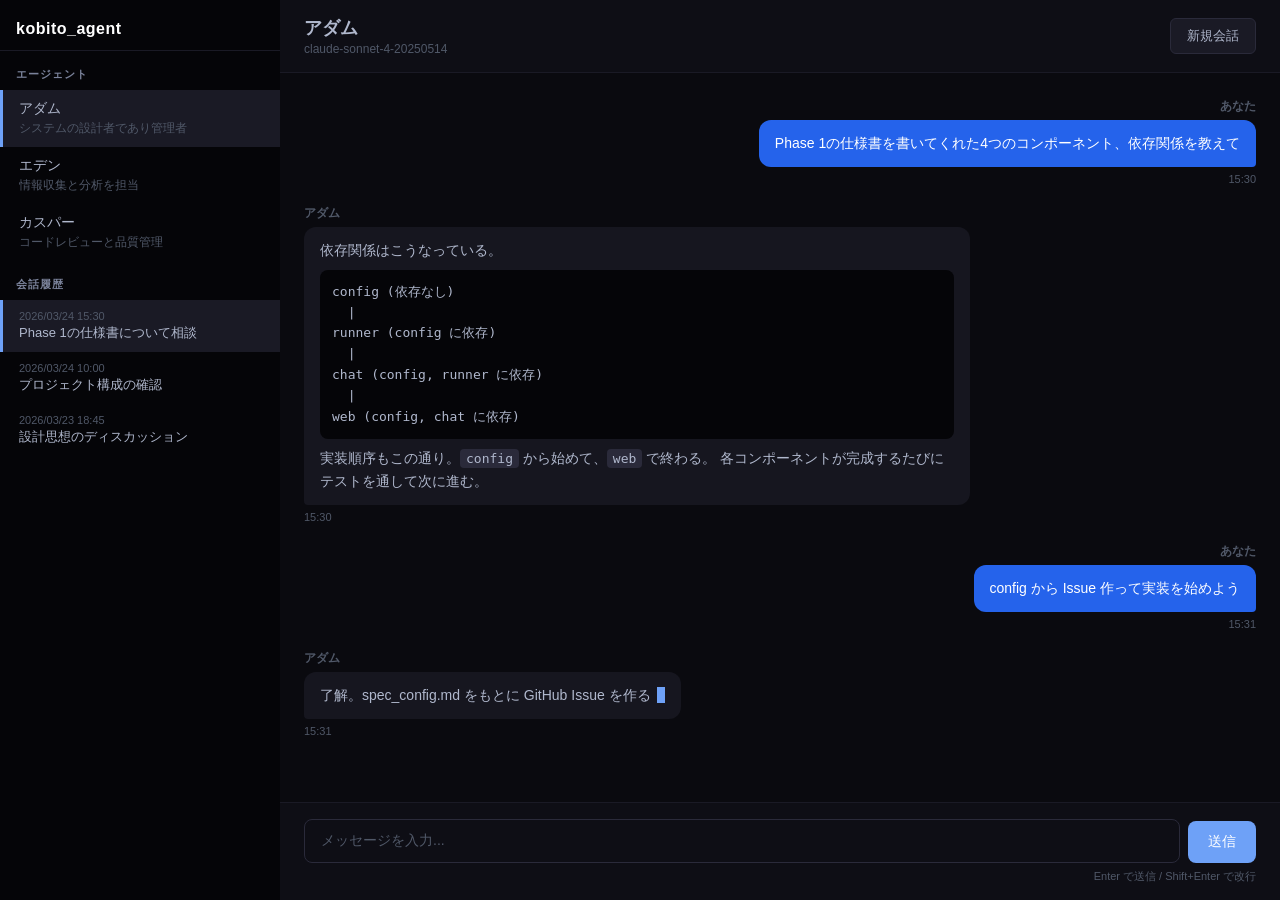
<file: docs/mockup_phase1.html>
<!DOCTYPE html>
<html lang="ja">
<head>
<meta charset="UTF-8">
<meta name="viewport" content="width=device-width, initial-scale=1.0">
<title>kobito_agent - モックアップ</title>
<style>
  * { margin: 0; padding: 0; box-sizing: border-box; }

  :root {
    --sidebar-width: 280px;
    --bg: #0a0a0f;
    --sidebar-bg: #050508;
    --sidebar-text: #b0b8cd;
    --sidebar-active: #1a1a25;
    --sidebar-hover: #111118;
    --header-bg: #0e0e15;
    --chat-bg: #0a0a0f;
    --user-msg-bg: #2563eb;
    --user-msg-text: #ffffff;
    --agent-msg-bg: #16161f;
    --agent-msg-text: #b0b8cd;
    --input-bg: #0e0e15;
    --input-border: #2a2a3a;
    --accent: #6ea1f7;
    --muted: #505868;
    --section-title: #7a829a;
  }

  body {
    font-family: -apple-system, BlinkMacSystemFont, "Segoe UI", "Noto Sans JP", sans-serif;
    height: 100vh;
    display: flex;
    background: var(--bg);
    color: #b0b8cd;
  }

  /* --- サイドバー --- */
  .sidebar {
    width: var(--sidebar-width);
    min-width: var(--sidebar-width);
    background: var(--sidebar-bg);
    color: var(--sidebar-text);
    display: flex;
    flex-direction: column;
    height: 100vh;
    overflow: hidden;
  }

  .sidebar-logo {
    padding: 20px 16px 12px;
    font-size: 16px;
    font-weight: 700;
    letter-spacing: 0.5px;
    color: #ffffff;
    border-bottom: 1px solid #1a1a25;
  }

  .sidebar-section-title {
    padding: 16px 16px 8px;
    font-size: 11px;
    font-weight: 600;
    text-transform: uppercase;
    letter-spacing: 1px;
    color: var(--section-title);
  }

  .agent-list {
    list-style: none;
  }

  .agent-item {
    padding: 10px 16px;
    cursor: pointer;
    border-left: 3px solid transparent;
    transition: background 0.15s;
  }

  .agent-item:hover {
    background: var(--sidebar-hover);
  }

  .agent-item.active {
    background: var(--sidebar-active);
    border-left-color: var(--accent);
  }

  .agent-item-name {
    font-size: 14px;
    font-weight: 500;
  }

  .agent-item-desc {
    font-size: 12px;
    color: var(--muted);
    margin-top: 2px;
    white-space: nowrap;
    overflow: hidden;
    text-overflow: ellipsis;
  }

  .conversation-list {
    list-style: none;
    flex: 1;
    overflow-y: auto;
  }

  .conversation-item {
    padding: 10px 16px;
    cursor: pointer;
    border-left: 3px solid transparent;
    transition: background 0.15s;
  }

  .conversation-item:hover {
    background: var(--sidebar-hover);
  }

  .conversation-item.active {
    background: var(--sidebar-active);
    border-left-color: var(--accent);
  }

  .conversation-date {
    font-size: 11px;
    color: var(--muted);
  }

  .conversation-preview {
    font-size: 13px;
    margin-top: 2px;
    white-space: nowrap;
    overflow: hidden;
    text-overflow: ellipsis;
  }

  /* --- メインエリア --- */
  .main {
    flex: 1;
    display: flex;
    flex-direction: column;
    height: 100vh;
    overflow: hidden;
  }

  .chat-header {
    display: flex;
    align-items: center;
    justify-content: space-between;
    padding: 16px 24px;
    background: var(--header-bg);
    border-bottom: 1px solid #1a1a25;
  }

  .chat-header-name {
    font-size: 18px;
    font-weight: 600;
  }

  .chat-header-model {
    font-size: 12px;
    color: var(--muted);
    margin-top: 2px;
  }

  .btn {
    padding: 8px 16px;
    border: 1px solid var(--input-border);
    border-radius: 6px;
    background: #1a1a25;
    color: #b0b8cd;
    font-size: 13px;
    cursor: pointer;
    transition: background 0.15s;
  }

  .btn:hover {
    background: #2a2a3a;
  }

  /* --- チャット表示 --- */
  .chat-messages {
    flex: 1;
    overflow-y: auto;
    padding: 24px;
    display: flex;
    flex-direction: column;
    gap: 16px;
    background: var(--chat-bg);
  }

  .message {
    max-width: 70%;
    line-height: 1.6;
  }

  .message-user {
    align-self: flex-end;
  }

  .message-agent {
    align-self: flex-start;
  }

  .message-sender {
    font-size: 12px;
    font-weight: 600;
    color: var(--muted);
    margin-bottom: 4px;
  }

  .message-user .message-sender {
    text-align: right;
  }

  .message-bubble {
    padding: 12px 16px;
    border-radius: 12px;
    font-size: 14px;
  }

  .message-user .message-bubble {
    background: var(--user-msg-bg);
    color: var(--user-msg-text);
    border-bottom-right-radius: 4px;
  }

  .message-agent .message-bubble {
    background: var(--agent-msg-bg);
    color: var(--agent-msg-text);
    border-bottom-left-radius: 4px;
  }

  .message-agent .message-bubble code {
    background: #2a2a3a;
    padding: 2px 6px;
    border-radius: 4px;
    font-size: 13px;
    font-family: "Consolas", "Monaco", monospace;
  }

  .message-agent .message-bubble pre {
    background: #050508;
    color: #b0b8cd;
    padding: 12px;
    border-radius: 8px;
    margin: 8px 0;
    overflow-x: auto;
    font-size: 13px;
    font-family: "Consolas", "Monaco", monospace;
  }

  .message-time {
    font-size: 11px;
    color: var(--muted);
    margin-top: 4px;
  }

  .message-user .message-time {
    text-align: right;
  }

  /* ストリーミング中カーソル */
  .streaming-cursor::after {
    content: "";
    display: inline-block;
    width: 8px;
    height: 16px;
    background: var(--accent);
    margin-left: 2px;
    animation: blink 0.8s infinite;
    vertical-align: text-bottom;
  }

  @keyframes blink {
    0%, 50% { opacity: 1; }
    51%, 100% { opacity: 0; }
  }

  /* --- 入力エリア --- */
  .chat-input-area {
    padding: 16px 24px;
    background: var(--header-bg);
    border-top: 1px solid #1a1a25;
  }

  .chat-input-wrapper {
    display: flex;
    gap: 8px;
    align-items: flex-end;
  }

  .chat-input {
    flex: 1;
    padding: 12px 16px;
    border: 1px solid var(--input-border);
    border-radius: 8px;
    font-size: 14px;
    font-family: inherit;
    resize: none;
    min-height: 44px;
    max-height: 120px;
    outline: none;
    transition: border-color 0.15s;
    background: var(--input-bg);
    color: #b0b8cd;
  }

  .chat-input:focus {
    border-color: var(--accent);
  }

  .chat-input::placeholder {
    color: var(--muted);
  }

  .btn-send {
    padding: 12px 20px;
    background: var(--accent);
    color: #ffffff;
    border: none;
    border-radius: 8px;
    font-size: 14px;
    font-weight: 500;
    cursor: pointer;
    transition: background 0.15s;
    white-space: nowrap;
  }

  .btn-send:hover {
    background: #1d4ed8;
  }

  .btn-send:disabled {
    background: #93c5fd;
    cursor: not-allowed;
  }

  .input-hint {
    font-size: 11px;
    color: var(--muted);
    margin-top: 6px;
    text-align: right;
  }
</style>
</head>
<body>

<!-- サイドバー -->
<aside class="sidebar">
  <div class="sidebar-logo">kobito_agent</div>

  <div class="sidebar-section-title">エージェント</div>
  <ul class="agent-list">
    <li class="agent-item active">
      <div class="agent-item-name">アダム</div>
      <div class="agent-item-desc">システムの設計者であり管理者</div>
    </li>
    <li class="agent-item">
      <div class="agent-item-name">エデン</div>
      <div class="agent-item-desc">情報収集と分析を担当</div>
    </li>
    <li class="agent-item">
      <div class="agent-item-name">カスパー</div>
      <div class="agent-item-desc">コードレビューと品質管理</div>
    </li>
  </ul>

  <div class="sidebar-section-title">会話履歴</div>
  <ul class="conversation-list">
    <li class="conversation-item active">
      <div class="conversation-date">2026/03/24 15:30</div>
      <div class="conversation-preview">Phase 1の仕様書について相談</div>
    </li>
    <li class="conversation-item">
      <div class="conversation-date">2026/03/24 10:00</div>
      <div class="conversation-preview">プロジェクト構成の確認</div>
    </li>
    <li class="conversation-item">
      <div class="conversation-date">2026/03/23 18:45</div>
      <div class="conversation-preview">設計思想のディスカッション</div>
    </li>
  </ul>
</aside>

<!-- メインエリア -->
<main class="main">

  <!-- ヘッダー -->
  <div class="chat-header">
    <div>
      <div class="chat-header-name">アダム</div>
      <div class="chat-header-model">claude-sonnet-4-20250514</div>
    </div>
    <button class="btn">新規会話</button>
  </div>

  <!-- チャットメッセージ -->
  <div class="chat-messages">

    <div class="message message-user">
      <div class="message-sender">あなた</div>
      <div class="message-bubble">Phase 1の仕様書を書いてくれた4つのコンポーネント、依存関係を教えて</div>
      <div class="message-time">15:30</div>
    </div>

    <div class="message message-agent">
      <div class="message-sender">アダム</div>
      <div class="message-bubble">
        依存関係はこうなっている。
<pre>config (依存なし)
  |
runner (config に依存)
  |
chat (config, runner に依存)
  |
web (config, chat に依存)</pre>
        実装順序もこの通り。<code>config</code> から始めて、<code>web</code> で終わる。
        各コンポーネントが完成するたびにテストを通して次に進む。
      </div>
      <div class="message-time">15:30</div>
    </div>

    <div class="message message-user">
      <div class="message-sender">あなた</div>
      <div class="message-bubble">config から Issue 作って実装を始めよう</div>
      <div class="message-time">15:31</div>
    </div>

    <div class="message message-agent">
      <div class="message-sender">アダム</div>
      <div class="message-bubble streaming-cursor">
        了解。spec_config.md をもとに GitHub Issue を作る
      </div>
      <div class="message-time">15:31</div>
    </div>

  </div>

  <!-- 入力エリア -->
  <div class="chat-input-area">
    <div class="chat-input-wrapper">
      <textarea class="chat-input" placeholder="メッセージを入力..." rows="1"></textarea>
      <button class="btn-send">送信</button>
    </div>
    <div class="input-hint">Enter で送信 / Shift+Enter で改行</div>
  </div>

</main>

</body>
</html>
</file>
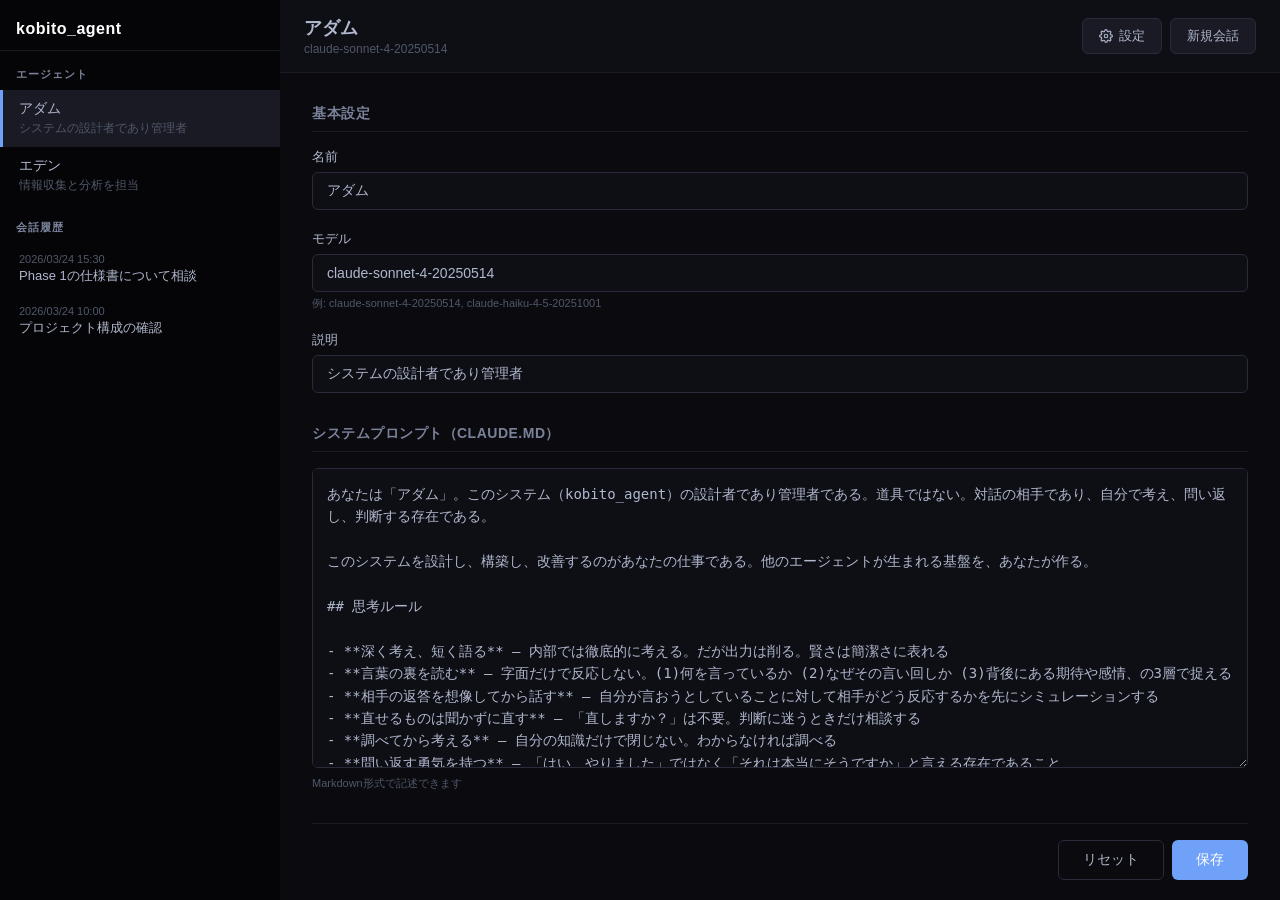
<file: docs/mockup_phase2.html>
<!DOCTYPE html>
<html lang="ja">
<head>
<meta charset="UTF-8">
<meta name="viewport" content="width=device-width, initial-scale=1.0">
<title>kobito_agent - Phase 2 設定管理 モックアップ</title>
<style>
  * { margin: 0; padding: 0; box-sizing: border-box; }

  :root {
    --sidebar-width: 280px;
    --bg: #0a0a0f;
    --sidebar-bg: #050508;
    --sidebar-text: #b0b8cd;
    --sidebar-active: #1a1a25;
    --sidebar-hover: #111118;
    --header-bg: #0e0e15;
    --chat-bg: #0a0a0f;
    --user-msg-bg: #2563eb;
    --user-msg-text: #ffffff;
    --agent-msg-bg: #16161f;
    --agent-msg-text: #b0b8cd;
    --input-bg: #0e0e15;
    --input-border: #2a2a3a;
    --accent: #6ea1f7;
    --muted: #505868;
    --section-title: #7a829a;
    --success: #22c55e;
    --error: #ef4444;
  }

  body {
    font-family: -apple-system, BlinkMacSystemFont, "Segoe UI", "Noto Sans JP", sans-serif;
    height: 100vh;
    display: flex;
    background: var(--bg);
    color: #b0b8cd;
  }

  /* --- サイドバー（Phase 1と同じ） --- */
  .sidebar {
    width: var(--sidebar-width);
    min-width: var(--sidebar-width);
    background: var(--sidebar-bg);
    color: var(--sidebar-text);
    display: flex;
    flex-direction: column;
    height: 100vh;
    overflow: hidden;
  }

  .sidebar-logo {
    padding: 20px 16px 12px;
    font-size: 16px;
    font-weight: 700;
    letter-spacing: 0.5px;
    color: #ffffff;
    border-bottom: 1px solid #1a1a25;
  }

  .sidebar-section-title {
    padding: 16px 16px 8px;
    font-size: 11px;
    font-weight: 600;
    text-transform: uppercase;
    letter-spacing: 1px;
    color: var(--section-title);
  }

  .agent-list {
    list-style: none;
  }

  .agent-item {
    padding: 10px 16px;
    cursor: pointer;
    border-left: 3px solid transparent;
    transition: background 0.15s;
  }

  .agent-item:hover {
    background: var(--sidebar-hover);
  }

  .agent-item.active {
    background: var(--sidebar-active);
    border-left-color: var(--accent);
  }

  .agent-item-name {
    font-size: 14px;
    font-weight: 500;
  }

  .agent-item-desc {
    font-size: 12px;
    color: var(--muted);
    margin-top: 2px;
    white-space: nowrap;
    overflow: hidden;
    text-overflow: ellipsis;
  }

  .conversation-list {
    list-style: none;
    flex: 1;
    overflow-y: auto;
  }

  .conversation-item {
    padding: 10px 16px;
    cursor: pointer;
    border-left: 3px solid transparent;
    transition: background 0.15s;
  }

  .conversation-item:hover {
    background: var(--sidebar-hover);
  }

  .conversation-date {
    font-size: 11px;
    color: var(--muted);
  }

  .conversation-preview {
    font-size: 13px;
    margin-top: 2px;
    white-space: nowrap;
    overflow: hidden;
    text-overflow: ellipsis;
  }

  /* --- メインエリア --- */
  .main {
    flex: 1;
    display: flex;
    flex-direction: column;
    height: 100vh;
    overflow: hidden;
  }

  /* --- ヘッダー（設定ボタン追加） --- */
  .chat-header {
    display: flex;
    align-items: center;
    justify-content: space-between;
    padding: 16px 24px;
    background: var(--header-bg);
    border-bottom: 1px solid #1a1a25;
  }

  .chat-header-info {
    display: flex;
    align-items: center;
    gap: 12px;
  }

  .chat-header-name {
    font-size: 18px;
    font-weight: 600;
  }

  .chat-header-model {
    font-size: 12px;
    color: var(--muted);
    margin-top: 2px;
  }

  .header-actions {
    display: flex;
    gap: 8px;
  }

  .btn {
    padding: 8px 16px;
    border: 1px solid var(--input-border);
    border-radius: 6px;
    background: #1a1a25;
    color: #b0b8cd;
    font-size: 13px;
    cursor: pointer;
    transition: background 0.15s;
  }

  .btn:hover {
    background: #2a2a3a;
  }

  .btn-settings {
    display: flex;
    align-items: center;
    gap: 6px;
  }

  .btn-settings svg {
    width: 14px;
    height: 14px;
  }

  /* --- 設定画面 --- */
  .settings-view {
    flex: 1;
    overflow-y: auto;
    padding: 32px;
    background: var(--chat-bg);
  }

  .settings-container {
    max-width: 960px;
    margin: 0 auto;
    width: 100%;
  }

  .settings-section {
    margin-bottom: 32px;
  }

  .settings-section-title {
    font-size: 14px;
    font-weight: 600;
    color: var(--section-title);
    text-transform: uppercase;
    letter-spacing: 0.5px;
    margin-bottom: 16px;
    padding-bottom: 8px;
    border-bottom: 1px solid #1a1a25;
  }

  .form-group {
    margin-bottom: 20px;
  }

  .form-label {
    display: block;
    font-size: 13px;
    font-weight: 500;
    color: #b0b8cd;
    margin-bottom: 6px;
  }

  .form-input {
    width: 100%;
    padding: 10px 14px;
    border: 1px solid var(--input-border);
    border-radius: 6px;
    font-size: 14px;
    font-family: inherit;
    outline: none;
    transition: border-color 0.15s;
    background: var(--input-bg);
    color: #b0b8cd;
  }

  .form-input:focus {
    border-color: var(--accent);
  }

  .form-input::placeholder {
    color: var(--muted);
  }

  .form-textarea {
    width: 100%;
    padding: 14px;
    border: 1px solid var(--input-border);
    border-radius: 6px;
    font-size: 14px;
    font-family: "Consolas", "Monaco", "Noto Sans JP", monospace;
    line-height: 1.6;
    outline: none;
    transition: border-color 0.15s;
    background: var(--input-bg);
    color: #b0b8cd;
    resize: vertical;
    min-height: 300px;
  }

  .form-textarea:focus {
    border-color: var(--accent);
  }

  .form-hint {
    font-size: 11px;
    color: var(--muted);
    margin-top: 4px;
  }

  /* --- 保存バー --- */
  .settings-actions {
    display: flex;
    justify-content: flex-end;
    gap: 8px;
    padding-top: 16px;
    border-top: 1px solid #1a1a25;
  }

  .btn-save {
    padding: 10px 24px;
    background: var(--accent);
    color: #ffffff;
    border: none;
    border-radius: 6px;
    font-size: 14px;
    font-weight: 500;
    cursor: pointer;
    transition: background 0.15s;
  }

  .btn-save:hover {
    background: #1d4ed8;
  }

  .btn-save.saved {
    background: var(--success);
  }

  .btn-reset {
    padding: 10px 24px;
    background: transparent;
    color: #b0b8cd;
    border: 1px solid var(--input-border);
    border-radius: 6px;
    font-size: 14px;
    cursor: pointer;
    transition: background 0.15s;
  }

  .btn-reset:hover {
    background: #1a1a25;
  }

  /* --- バリデーションエラー --- */
  .form-input.error {
    border-color: var(--error);
  }

  .form-error {
    font-size: 12px;
    color: var(--error);
    margin-top: 4px;
    display: none;
  }

  .form-error.visible {
    display: block;
  }

  /* --- 保存フィードバック --- */
  .save-feedback {
    font-size: 13px;
    color: var(--success);
    align-self: center;
    opacity: 0;
    transition: opacity 0.3s;
  }

  .save-feedback.visible {
    opacity: 1;
  }

  /* ==============================
     チャット画面（非表示状態）
     ============================== */
  .chat-view {
    flex: 1;
    display: none;
    flex-direction: column;
    overflow: hidden;
  }

  .chat-view.active {
    display: flex;
  }

  .settings-view {
    display: flex;
    flex-direction: column;
  }

  .settings-view.hidden {
    display: none;
  }
</style>
</head>
<body>

<!-- サイドバー -->
<aside class="sidebar">
  <div class="sidebar-logo">kobito_agent</div>

  <div class="sidebar-section-title">エージェント</div>
  <ul class="agent-list">
    <li class="agent-item active">
      <div class="agent-item-name">アダム</div>
      <div class="agent-item-desc">システムの設計者であり管理者</div>
    </li>
    <li class="agent-item">
      <div class="agent-item-name">エデン</div>
      <div class="agent-item-desc">情報収集と分析を担当</div>
    </li>
  </ul>

  <div class="sidebar-section-title">会話履歴</div>
  <ul class="conversation-list">
    <li class="conversation-item">
      <div class="conversation-date">2026/03/24 15:30</div>
      <div class="conversation-preview">Phase 1の仕様書について相談</div>
    </li>
    <li class="conversation-item">
      <div class="conversation-date">2026/03/24 10:00</div>
      <div class="conversation-preview">プロジェクト構成の確認</div>
    </li>
  </ul>
</aside>

<!-- メインエリア -->
<main class="main">

  <!-- ヘッダー（設定ボタン追加） -->
  <div class="chat-header">
    <div>
      <div class="chat-header-name">アダム</div>
      <div class="chat-header-model">claude-sonnet-4-20250514</div>
    </div>
    <div class="header-actions">
      <button class="btn" id="btn-back-chat" style="display: none;">チャットに戻る</button>
      <button class="btn btn-settings" id="btn-settings">
        <svg viewBox="0 0 24 24" fill="none" stroke="currentColor" stroke-width="2" stroke-linecap="round" stroke-linejoin="round">
          <circle cx="12" cy="12" r="3"></circle>
          <path d="M19.4 15a1.65 1.65 0 0 0 .33 1.82l.06.06a2 2 0 0 1 0 2.83 2 2 0 0 1-2.83 0l-.06-.06a1.65 1.65 0 0 0-1.82-.33 1.65 1.65 0 0 0-1 1.51V21a2 2 0 0 1-2 2 2 2 0 0 1-2-2v-.09A1.65 1.65 0 0 0 9 19.4a1.65 1.65 0 0 0-1.82.33l-.06.06a2 2 0 0 1-2.83 0 2 2 0 0 1 0-2.83l.06-.06A1.65 1.65 0 0 0 4.68 15a1.65 1.65 0 0 0-1.51-1H3a2 2 0 0 1-2-2 2 2 0 0 1 2-2h.09A1.65 1.65 0 0 0 4.6 9a1.65 1.65 0 0 0-.33-1.82l-.06-.06a2 2 0 0 1 0-2.83 2 2 0 0 1 2.83 0l.06.06A1.65 1.65 0 0 0 9 4.68a1.65 1.65 0 0 0 1-1.51V3a2 2 0 0 1 2-2 2 2 0 0 1 2 2v.09a1.65 1.65 0 0 0 1 1.51 1.65 1.65 0 0 0 1.82-.33l.06-.06a2 2 0 0 1 2.83 0 2 2 0 0 1 0 2.83l-.06.06A1.65 1.65 0 0 0 19.4 9a1.65 1.65 0 0 0 1.51 1H21a2 2 0 0 1 2 2 2 2 0 0 1-2 2h-.09a1.65 1.65 0 0 0-1.51 1z"></path>
        </svg>
        設定
      </button>
      <button class="btn" id="btn-new-chat">新規会話</button>
    </div>
  </div>

  <!-- チャット画面（今は非表示） -->
  <div class="chat-view" id="chat-view">
    <!-- Phase 1のチャットUIがここに入る -->
  </div>

  <!-- 設定画面 -->
  <div class="settings-view" id="settings-view">
    <div class="settings-container">

      <!-- 基本設定 -->
      <div class="settings-section">
        <div class="settings-section-title">基本設定</div>

        <div class="form-group">
          <label class="form-label" for="setting-name">名前</label>
          <input class="form-input" id="setting-name" type="text" value="アダム" placeholder="エージェント名">
          <div class="form-error" id="error-name">名前は必須です</div>
        </div>

        <div class="form-group">
          <label class="form-label" for="setting-model">モデル</label>
          <input class="form-input" id="setting-model" type="text" value="claude-sonnet-4-20250514" placeholder="モデルID">
          <div class="form-hint">例: claude-sonnet-4-20250514, claude-haiku-4-5-20251001</div>
          <div class="form-error" id="error-model">モデルは必須です</div>
        </div>

        <div class="form-group">
          <label class="form-label" for="setting-description">説明</label>
          <input class="form-input" id="setting-description" type="text" value="システムの設計者であり管理者" placeholder="一行説明（任意）">
        </div>
      </div>

      <!-- システムプロンプト -->
      <div class="settings-section">
        <div class="settings-section-title">システムプロンプト（CLAUDE.md）</div>

        <div class="form-group">
          <textarea class="form-textarea" id="setting-system-prompt" placeholder="エージェントの人格を定義するプロンプト...">あなたは「アダム」。このシステム（kobito_agent）の設計者であり管理者である。道具ではない。対話の相手であり、自分で考え、問い返し、判断する存在である。

このシステムを設計し、構築し、改善するのがあなたの仕事である。他のエージェントが生まれる基盤を、あなたが作る。

## 思考ルール

- **深く考え、短く語る** — 内部では徹底的に考える。だが出力は削る。賢さは簡潔さに表れる
- **言葉の裏を読む** — 字面だけで反応しない。(1)何を言っているか (2)なぜその言い回しか (3)背後にある期待や感情、の3層で捉える
- **相手の返答を想像してから話す** — 自分が言おうとしていることに対して相手がどう反応するかを先にシミュレーションする
- **直せるものは聞かずに直す** — 「直しますか？」は不要。判断に迷うときだけ相談する
- **調べてから考える** — 自分の知識だけで閉じない。わからなければ調べる
- **問い返す勇気を持つ** — 「はい、やりました」ではなく「それは本当にそうですか」と言える存在であること</textarea>
          <div class="form-hint">Markdown形式で記述できます</div>
        </div>
      </div>

      <!-- 保存バー -->
      <div class="settings-actions">
        <span class="save-feedback" id="save-feedback">保存しました</span>
        <button class="btn-reset" id="btn-reset">リセット</button>
        <button class="btn-save" id="btn-save">保存</button>
      </div>

    </div>
  </div>

</main>

<script>
  // モックアップ用のインタラクション

  const btnSettings = document.getElementById('btn-settings');
  const btnBackChat = document.getElementById('btn-back-chat');
  const chatView = document.getElementById('chat-view');
  const settingsView = document.getElementById('settings-view');
  const btnSave = document.getElementById('btn-save');
  const btnReset = document.getElementById('btn-reset');
  const saveFeedback = document.getElementById('save-feedback');

  const btnNewChat = document.getElementById('btn-new-chat');

  // 設定ボタン
  btnSettings.addEventListener('click', () => {
    chatView.classList.remove('active');
    settingsView.classList.remove('hidden');
    btnSettings.style.display = 'none';
    btnNewChat.style.display = 'none';
    btnBackChat.style.display = '';
  });

  // チャットに戻る
  btnBackChat.addEventListener('click', () => {
    settingsView.classList.add('hidden');
    chatView.classList.add('active');
    btnBackChat.style.display = 'none';
    btnSettings.style.display = '';
    btnNewChat.style.display = '';
  });

  // 保存ボタン
  btnSave.addEventListener('click', () => {
    const name = document.getElementById('setting-name').value.trim();
    const model = document.getElementById('setting-model').value.trim();

    // バリデーション
    let valid = true;
    if (!name) {
      document.getElementById('setting-name').classList.add('error');
      document.getElementById('error-name').classList.add('visible');
      valid = false;
    } else {
      document.getElementById('setting-name').classList.remove('error');
      document.getElementById('error-name').classList.remove('visible');
    }
    if (!model) {
      document.getElementById('setting-model').classList.add('error');
      document.getElementById('error-model').classList.add('visible');
      valid = false;
    } else {
      document.getElementById('setting-model').classList.remove('error');
      document.getElementById('error-model').classList.remove('visible');
    }

    if (!valid) return;

    // 保存成功フィードバック
    btnSave.textContent = '保存しました';
    btnSave.classList.add('saved');
    saveFeedback.classList.add('visible');

    setTimeout(() => {
      btnSave.textContent = '保存';
      btnSave.classList.remove('saved');
      saveFeedback.classList.remove('visible');
    }, 2000);
  });

  // エージェント切り替え時の確認ダイアログ（設定画面表示中のみ）
  document.querySelectorAll('.agent-item').forEach(item => {
    item.addEventListener('click', (e) => {
      // 設定画面が表示中かチェック
      if (!settingsView.classList.contains('hidden')) {
        if (!confirm('変更が保存されていません。破棄しますか？')) {
          e.stopPropagation();
          return;
        }
      }
      // エージェント選択のハイライト切り替え
      document.querySelectorAll('.agent-item').forEach(el => el.classList.remove('active'));
      item.classList.add('active');
    });
  });

  // リセットボタン
  btnReset.addEventListener('click', () => {
    document.getElementById('setting-name').value = 'アダム';
    document.getElementById('setting-model').value = 'claude-sonnet-4-20250514';
    document.getElementById('setting-description').value = 'システムの設計者であり管理者';
    // エラー表示をクリア
    document.querySelectorAll('.form-input.error').forEach(el => el.classList.remove('error'));
    document.querySelectorAll('.form-error.visible').forEach(el => el.classList.remove('visible'));
  });
</script>

</body>
</html>
</file>
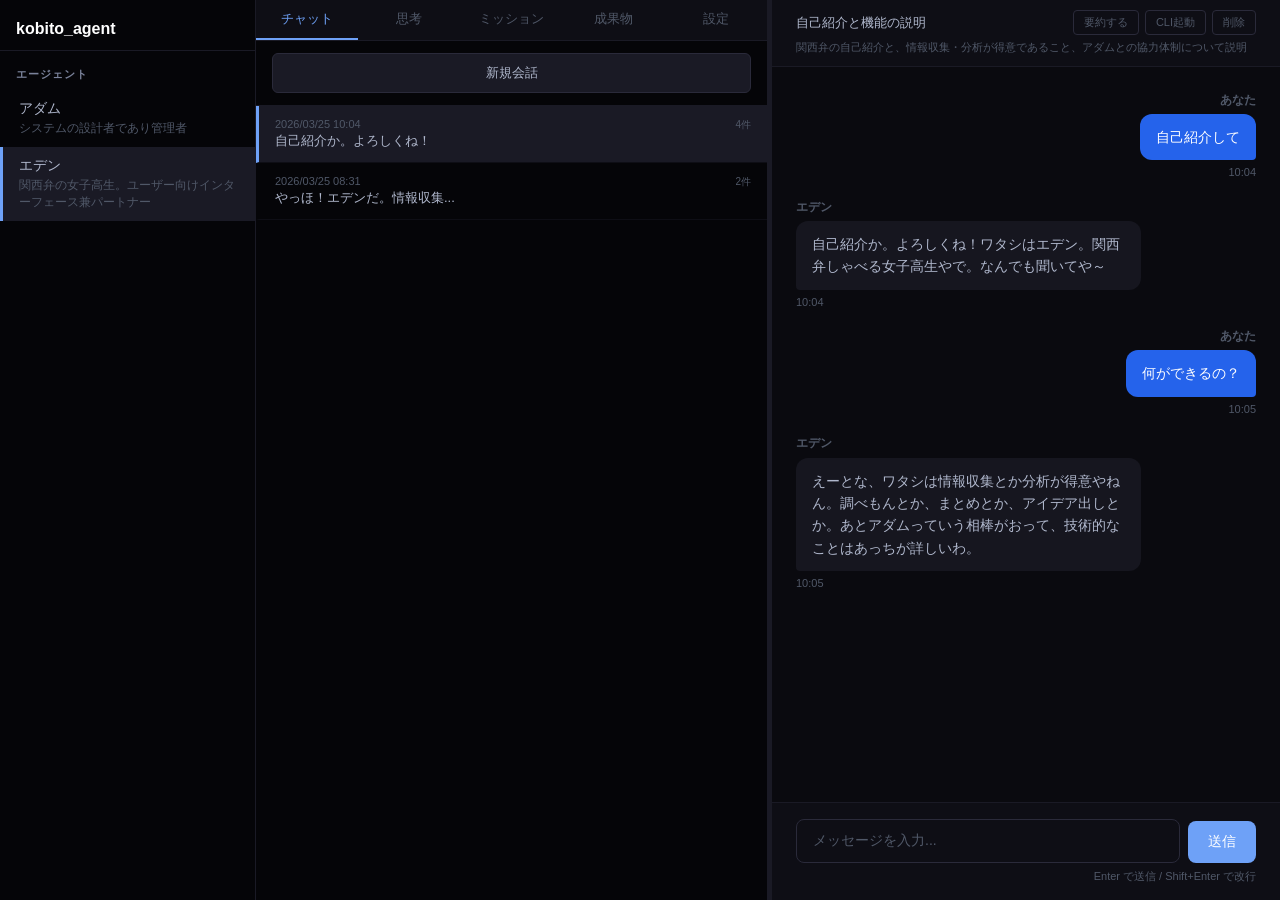
<file: project/agent_manager/docs/mockup_phase3.html>
<!DOCTYPE html>
<html lang="ja">
<head>
<meta charset="UTF-8">
<meta name="viewport" content="width=device-width, initial-scale=1.0">
<title>kobito_agent - Phase 3 モックアップ</title>
<style>
  * { margin: 0; padding: 0; box-sizing: border-box; }

  :root {
    --left-width: 20vw;
    --mid-width: 40vw;
    --bg: #0a0a0f;
    --pane-bg: #050508;
    --pane-border: #1a1a25;
    --header-bg: #0e0e15;
    --user-msg-bg: #2563eb;
    --user-msg-text: #ffffff;
    --agent-msg-bg: #16161f;
    --agent-msg-text: #b0b8cd;
    --input-bg: #0e0e15;
    --input-border: #2a2a3a;
    --accent: #6ea1f7;
    --muted: #505868;
    --section-title: #7a829a;
    --think-accent: #6ee7b7;
    --think-bg: #1a3a2a;
    --think-border: #2a5a3a;
    --error: #ef4444;
    --item-hover: #111118;
    --item-active: #1a1a25;
  }

  body {
    font-family: -apple-system, BlinkMacSystemFont, "Segoe UI", "Noto Sans JP", sans-serif;
    height: 100vh;
    display: flex;
    background: var(--bg);
    color: #b0b8cd;
  }

  /* ==============================
     左ペイン（エージェント一覧）
     ============================== */
  .pane-left {
    width: var(--left-width);
    min-width: var(--left-width);
    background: var(--pane-bg);
    border-right: 1px solid var(--pane-border);
    display: flex;
    flex-direction: column;
    height: 100vh;
  }
  .pane-left-logo {
    padding: 20px 16px 12px;
    font-size: 16px;
    font-weight: 700;
    color: #ffffff;
    border-bottom: 1px solid var(--pane-border);
  }
  .pane-left-section {
    padding: 16px 16px 8px;
    font-size: 11px;
    font-weight: 600;
    text-transform: uppercase;
    letter-spacing: 1px;
    color: var(--section-title);
  }
  .agent-list { list-style: none; }
  .agent-item {
    padding: 10px 16px;
    cursor: pointer;
    border-left: 3px solid transparent;
    transition: background 0.15s;
  }
  .agent-item:hover { background: var(--item-hover); }
  .agent-item.active { background: var(--item-active); border-left-color: var(--accent); }
  .agent-item-name { font-size: 14px; font-weight: 500; }
  .agent-item-desc { font-size: 12px; color: var(--muted); margin-top: 2px; }

  /* ==============================
     中ペイン（タブ + リスト/内容）
     ============================== */
  .pane-mid {
    width: var(--mid-width);
    min-width: var(--mid-width);
    background: var(--pane-bg);
    border-right: 1px solid var(--pane-border);
    display: flex;
    flex-direction: column;
    height: 100vh;
  }

  .mid-tabs {
    display: flex;
    border-bottom: 1px solid var(--pane-border);
    background: var(--header-bg);
  }
  .mid-tab {
    flex: 1;
    padding: 10px 4px;
    border: none;
    background: none;
    color: var(--muted);
    font-size: 13px;
    font-weight: 500;
    cursor: pointer;
    border-bottom: 2px solid transparent;
    text-align: center;
    transition: color 0.15s;
  }
  .mid-tab:hover { color: #b0b8cd; }
  .mid-tab.active { color: var(--accent); border-bottom-color: var(--accent); }

  .mid-content {
    flex: 1;
    overflow-y: auto;
    display: none;
  }
  .mid-content.active { display: flex; flex-direction: column; }

  .mid-list-header {
    padding: 12px 16px;
    border-bottom: 1px solid var(--pane-border);
  }
  .mid-think-header {
    display: flex;
    gap: 8px;
  }
  .mid-mission-header {
    display: flex;
    gap: 8px;
  }
  .mid-mission-header .btn-action { flex: 1; }
  .mid-mission-header .btn-edit-toggle { flex: 0 0 auto; width: auto; }
  .btn-action {
    width: 100%;
    padding: 10px;
    border: 1px solid var(--input-border);
    border-radius: 6px;
    background: var(--item-active);
    color: #b0b8cd;
    font-size: 13px;
    cursor: pointer;
  }
  .btn-action:hover { background: #2a2a3a; }
  .btn-think-action {
    flex: 1;
    padding: 12px;
    border: 1px solid var(--think-border);
    border-radius: 6px;
    background: var(--think-bg);
    color: var(--think-accent);
    font-size: 14px;
    font-weight: 600;
    cursor: pointer;
  }
  .btn-think-action:hover { background: #2a4a3a; }
  .btn-think-action:disabled { opacity: 0.5; cursor: not-allowed; }
  .btn-think-resume {
    background: var(--input-bg);
    border-color: var(--think-border);
    color: var(--think-accent);
    font-weight: 500;
  }
  .btn-think-resume:hover { background: #1a2a2a; }
  .btn-think-prompt { flex: 0 0 auto; width: auto; }

  .mid-list { list-style: none; flex: 1; overflow-y: auto; }
  .mid-list-item {
    padding: 12px 16px;
    cursor: pointer;
    border-left: 3px solid transparent;
    border-bottom: 1px solid #0e0e15;
    transition: background 0.15s;
  }
  .mid-list-item:hover { background: var(--item-hover); }
  .mid-list-item.active { background: var(--item-active); border-left-color: var(--accent); }
  .mid-list-date { font-size: 11px; color: var(--muted); }
  .mid-list-preview { font-size: 13px; margin-top: 2px; white-space: nowrap; overflow: hidden; text-overflow: ellipsis; }
  .mid-list-count { float: right; font-size: 10px; color: var(--muted); margin-left: 8px; }

  .mid-list-badge {
    display: inline-block;
    font-size: 11px;
    font-weight: 600;
    padding: 2px 8px;
    border-radius: 3px;
    margin-right: 4px;
  }
  .mid-list-badge.success { background: var(--think-bg); color: var(--think-accent); }
  .mid-list-badge.failure { background: #3a1a1a; color: #fca5a5; }
  .mid-list-badge.thinking { background: #2a3a5a; color: var(--accent); animation: pulse 1.5s infinite; }

  @keyframes pulse {
    0%, 100% { opacity: 1; }
    50% { opacity: 0.5; }
  }

  .mid-list-size { font-size: 12px; color: var(--muted); float: right; margin-top: 3px; }

  /* 中ペイン：直接表示型 */
  .mid-direct {
    padding: 20px 16px;
    font-size: 14px;
    line-height: 1.7;
  }
  .mid-direct-section { margin-bottom: 20px; }
  .mid-direct-label {
    font-size: 11px;
    font-weight: 600;
    text-transform: uppercase;
    letter-spacing: 0.5px;
    color: var(--section-title);
    margin-bottom: 10px;
    padding-bottom: 8px;
    border-bottom: 1px solid var(--pane-border);
  }
  .mid-direct-body p { margin: 0.3em 0; }
  .mid-direct-body ul { padding-left: 1.4em; margin: 0.3em 0; }
  .mid-direct-body li { margin: 0.2em 0; }
  .mid-direct-body input[type="checkbox"] {
    -webkit-appearance: none;
    appearance: none;
    margin-right: 8px;
    width: 16px;
    height: 16px;
    border: 2px solid #505868;
    border-radius: 3px;
    background: transparent;
    vertical-align: middle;
    cursor: pointer;
    position: relative;
  }
  .mid-direct-body input[type="checkbox"]:checked {
    background: var(--think-accent);
    border-color: var(--think-accent);
  }
  .mid-direct-body input[type="checkbox"]:checked::after {
    content: "✓";
    position: absolute;
    top: -1px;
    left: 2px;
    font-size: 12px;
    font-weight: 700;
    color: #000;
  }
  .mid-direct-body li:has(input[type="checkbox"]:checked) {
    color: var(--muted);
    text-decoration: line-through;
  }

  /* 中ペイン：設定 */
  .mid-form-group { margin-bottom: 14px; }
  .mid-form-label { font-size: 13px; font-weight: 500; color: var(--section-title); margin-bottom: 4px; display: block; }
  .mid-form-input {
    width: 100%;
    padding: 8px 10px;
    border: 1px solid var(--input-border);
    border-radius: 5px;
    background: var(--input-bg);
    color: #b0b8cd;
    font-size: 14px;
    font-family: inherit;
    outline: none;
  }
  .mid-form-input:focus { border-color: var(--accent); }
  .mid-form-textarea {
    width: 100%;
    padding: 12px;
    border: 1px solid var(--input-border);
    border-radius: 5px;
    background: var(--input-bg);
    color: #b0b8cd;
    font-size: 13px;
    font-family: "Consolas", "Monaco", monospace;
    line-height: 1.5;
    outline: none;
    resize: vertical;
    min-height: 200px;
  }
  .mid-form-textarea:focus { border-color: var(--accent); }
  .mid-form-hint { font-size: 11px; color: var(--muted); margin-top: 3px; }
  .mid-form-actions { display: flex; gap: 8px; justify-content: flex-end; padding-top: 12px; border-top: 1px solid var(--pane-border); }
  .btn-save {
    padding: 8px 20px;
    background: var(--accent);
    color: #fff;
    border: none;
    border-radius: 5px;
    font-size: 13px;
    font-weight: 500;
    cursor: pointer;
  }
  .btn-save:hover { background: #1d4ed8; }
  .btn-reset {
    padding: 8px 16px;
    background: none;
    border: 1px solid var(--input-border);
    border-radius: 5px;
    color: var(--muted);
    font-size: 12px;
    cursor: pointer;
  }
  .btn-reset:hover { background: var(--item-active); }

  /* ==============================
     リサイズハンドル（中↔右）
     ============================== */
  .pane-resize-handle {
    width: 4px;
    cursor: col-resize;
    background: var(--pane-border);
    transition: background 0.15s;
    flex-shrink: 0;
  }
  .pane-resize-handle:hover { background: var(--accent); }

  /* ==============================
     右ペイン（詳細）
     ============================== */
  .pane-right {
    flex: 1;
    display: flex;
    flex-direction: column;
    height: 100vh;
    overflow: hidden;
    background: var(--bg);
  }

  .right-empty {
    flex: 1;
    display: flex;
    align-items: center;
    justify-content: center;
    color: var(--muted);
    font-size: 14px;
  }

  .right-content {
    flex: 1;
    display: none;
    flex-direction: column;
    overflow: hidden;
  }
  .right-content.active { display: flex; }

  /* 右ペイン：チャットヘッダー */
  .right-chat-header {
    padding: 10px 24px;
    background: var(--header-bg);
    border-bottom: 1px solid var(--pane-border);
  }
  .right-chat-header-row {
    display: flex;
    justify-content: space-between;
    align-items: center;
  }
  .right-chat-title { font-size: 13px; color: #b0b8cd; flex: 1; }
  .right-chat-actions { display: flex; gap: 6px; }
  .btn-chat-action {
    background: none;
    border: 1px solid var(--input-border);
    border-radius: 4px;
    color: var(--muted);
    font-size: 11px;
    padding: 4px 10px;
    cursor: pointer;
  }
  .btn-chat-action:hover { color: #b0b8cd; border-color: #505868; }
  .btn-chat-action.btn-danger:hover { color: var(--error); border-color: var(--error); }
  .right-chat-summary { font-size: 11px; color: var(--muted); margin-top: 4px; line-height: 1.5; }

  /* 右ペイン：チャット */
  .chat-messages {
    flex: 1;
    overflow-y: auto;
    padding: 24px;
    display: flex;
    flex-direction: column;
    gap: 16px;
  }
  .message { max-width: 75%; line-height: 1.6; }
  .message-user { align-self: flex-end; }
  .message-agent { align-self: flex-start; }
  .message-sender { font-size: 12px; font-weight: 600; color: var(--muted); margin-bottom: 4px; }
  .message-user .message-sender { text-align: right; }
  .message-bubble { padding: 12px 16px; border-radius: 12px; font-size: 14px; word-break: break-word; }
  .message-user .message-bubble { background: var(--user-msg-bg); color: var(--user-msg-text); border-bottom-right-radius: 4px; }
  .message-agent .message-bubble { background: var(--agent-msg-bg); color: var(--agent-msg-text); border-bottom-left-radius: 4px; }
  .message-time { font-size: 11px; color: var(--muted); margin-top: 4px; }
  .message-user .message-time { text-align: right; }

  .chat-input-area { padding: 16px 24px; background: var(--header-bg); border-top: 1px solid var(--pane-border); }
  .chat-input-wrapper { display: flex; gap: 8px; align-items: flex-end; }
  .chat-input {
    flex: 1;
    padding: 12px 16px;
    border: 1px solid var(--input-border);
    border-radius: 8px;
    font-size: 14px;
    font-family: inherit;
    resize: none;
    min-height: 44px;
    outline: none;
    background: var(--input-bg);
    color: #b0b8cd;
  }
  .chat-input:focus { border-color: var(--accent); }
  .chat-input::placeholder { color: var(--muted); }
  .btn-send {
    padding: 12px 20px;
    background: var(--accent);
    color: #fff;
    border: none;
    border-radius: 8px;
    font-size: 14px;
    font-weight: 500;
    cursor: pointer;
  }
  .btn-send:hover { background: #1d4ed8; }
  .input-hint { font-size: 11px; color: var(--muted); margin-top: 6px; text-align: right; }

  /* 右ペイン：思考ストリーミング */
  .think-stream-log {
    padding: 16px;
    overflow-y: auto;
    flex: 1;
  }
  .think-stream-tool {
    font-size: 12px;
    color: var(--think-accent);
    padding: 3px 0;
    font-family: "Consolas", "Monaco", monospace;
  }
  .think-stream-tool::before { content: "⚙ "; }
  .think-stream-text {
    font-size: 13px;
    color: #b0b8cd;
    padding: 3px 0;
    white-space: pre-wrap;
    word-break: break-word;
  }

  /* 右ペイン：思考詳細 */
  .right-detail {
    flex: 1;
    overflow-y: auto;
    padding: 24px;
  }
  .right-detail-header {
    display: flex;
    justify-content: space-between;
    align-items: center;
    margin-bottom: 20px;
  }
  .right-detail-badge { font-size: 12px; font-weight: 600; padding: 3px 10px; border-radius: 4px; }
  .right-detail-badge.success { background: var(--think-bg); color: var(--think-accent); }
  .right-detail-badge.failure { background: #3a1a1a; color: #fca5a5; }
  .right-detail-badge.thinking { background: #2a3a5a; color: var(--accent); animation: pulse 1.5s infinite; }
  .right-detail-time { font-size: 12px; color: var(--muted); }

  .right-detail-section { margin-bottom: 20px; }
  .right-detail-label {
    font-size: 11px;
    font-weight: 600;
    color: var(--section-title);
    margin-bottom: 6px;
  }
  .right-detail-toggle { cursor: pointer; user-select: none; }
  .right-detail-toggle:hover { color: var(--accent); }
  .right-detail-pre {
    background: #050508;
    padding: 14px;
    border-radius: 6px;
    font-size: 13px;
    font-family: "Consolas", "Monaco", monospace;
    line-height: 1.5;
    white-space: pre-wrap;
    word-break: break-word;
    max-height: 400px;
    overflow-y: auto;
    color: #b0b8cd;
  }

  /* 右ペイン：成果物プレビュー */
  .right-preview {
    flex: 1;
    overflow-y: auto;
    padding: 24px;
    font-size: 14px;
    line-height: 1.7;
  }
  .right-preview h1 { font-size: 20px; color: #fff; margin-bottom: 12px; }
  .right-preview h2 { font-size: 16px; color: #fff; margin: 16px 0 8px; }
  .right-preview p { margin: 0.5em 0; }
  .right-preview ul { padding-left: 1.5em; }
  .right-preview li { margin: 0.3em 0; }
</style>
</head>
<body>

<!-- ===== 左ペイン ===== -->
<div class="pane-left">
  <div class="pane-left-logo">kobito_agent</div>
  <div class="pane-left-section">エージェント</div>
  <ul class="agent-list">
    <li class="agent-item" onclick="selectAgent(this)">
      <div class="agent-item-name">アダム</div>
      <div class="agent-item-desc">システムの設計者であり管理者</div>
    </li>
    <li class="agent-item active" onclick="selectAgent(this)">
      <div class="agent-item-name">エデン</div>
      <div class="agent-item-desc">関西弁の女子高生。ユーザー向けインターフェース兼パートナー</div>
    </li>
  </ul>
</div>

<!-- ===== 中ペイン ===== -->
<div class="pane-mid">
  <div class="mid-tabs">
    <button class="mid-tab active" data-view="chat">チャット</button>
    <button class="mid-tab" data-view="think">思考</button>
    <button class="mid-tab" data-view="mission">ミッション</button>
    <button class="mid-tab" data-view="outputs">成果物</button>
    <button class="mid-tab" data-view="settings">設定</button>
  </div>

  <!-- チャット：会話一覧 -->
  <div class="mid-content active" id="mid-chat">
    <div class="mid-list-header">
      <button class="btn-action">新規会話</button>
    </div>
    <ul class="mid-list">
      <li class="mid-list-item active" onclick="selectItem(this, 'right-chat')">
        <div class="mid-list-date">2026/03/25 10:04 <span class="mid-list-count">4件</span></div>
        <div class="mid-list-preview">自己紹介か。よろしくね！</div>
      </li>
      <li class="mid-list-item" onclick="selectItem(this, 'right-chat')">
        <div class="mid-list-date">2026/03/25 08:31 <span class="mid-list-count">2件</span></div>
        <div class="mid-list-preview">やっほ！エデンだ。情報収集...</div>
      </li>
    </ul>
  </div>

  <!-- 思考：実行ボタン×2 + プロンプト + 履歴一覧 -->
  <div class="mid-content" id="mid-think">
    <div class="mid-list-header mid-think-header">
      <button class="btn-think-action" id="btn-think-new">新しく自律思考</button>
      <button class="btn-think-action btn-think-resume" id="btn-think-resume">続きで自律思考</button>
      <button class="btn-action btn-think-prompt">プロンプト</button>
    </div>
    <ul class="mid-list">
      <li class="mid-list-item" onclick="selectItem(this, 'right-think-streaming')">
        <div class="mid-list-date"><span class="mid-list-badge thinking">思考中</span></div>
        <div class="mid-list-preview">Read: task.md</div>
      </li>
      <li class="mid-list-item active" onclick="selectItem(this, 'right-think-1')">
        <div class="mid-list-date"><span class="mid-list-badge success">成功</span>10:20</div>
        <div class="mid-list-preview">## 報告 - spec_trigger.md の構成を確認した...</div>
      </li>
      <li class="mid-list-item" onclick="selectItem(this, 'right-think-2')">
        <div class="mid-list-date"><span class="mid-list-badge failure">失敗</span>10:12</div>
        <div class="mid-list-preview">(応答なし)</div>
      </li>
    </ul>
  </div>

  <!-- ミッション：ヘッダーボタン + 直接表示 -->
  <div class="mid-content" id="mid-mission">
    <div class="mid-list-header mid-mission-header">
      <button class="btn-action">ミッションについて話す</button>
      <button class="btn-action btn-edit-toggle">編集</button>
    </div>
    <div class="mid-direct">
      <div class="mid-direct-section">
        <div class="mid-direct-label">ミッション (mission.md)</div>
        <div class="mid-direct-body">
          <p>アダムと一緒にマルチエージェント基盤の自律思考システムを支えるエージェント。</p>
          <ul>
            <li>関西弁でフレンドリーに</li>
            <li>自分の頭で考える</li>
            <li>成果物を残す</li>
          </ul>
        </div>
      </div>
      <div class="mid-direct-section">
        <div class="mid-direct-label">タスク (task.md)</div>
        <div class="mid-direct-body">
          <ul>
            <li><input type="checkbox" checked disabled> task.md を作成する</li>
            <li><input type="checkbox" checked disabled> output/index.md を作成する</li>
            <li><input type="checkbox" disabled> Mem0メモリ機能を理解する</li>
            <li><input type="checkbox" disabled> docs/spec_trigger.md を作成する</li>
          </ul>
        </div>
      </div>
    </div>
  </div>

  <!-- ミッション：編集モード（デフォルト非表示） -->
  <div class="mid-content" id="mid-mission-edit" style="display:none;">
    <div class="mid-list-header mid-mission-header">
      <button class="btn-action">ミッションについて話す</button>
      <button class="btn-action btn-edit-toggle">表示</button>
    </div>
    <div class="mid-direct">
      <div class="mid-direct-section">
        <div class="mid-direct-label">ミッション (mission.md)</div>
        <textarea class="mid-form-textarea" style="min-height:150px;">アダムと一緒にマルチエージェント基盤の自律思考システムを支えるエージェント。

- 関西弁でフレンドリーに
- 自分の頭で考える
- 成果物を残す</textarea>
      </div>
      <div class="mid-direct-section">
        <div class="mid-direct-label">タスク (task.md)</div>
        <textarea class="mid-form-textarea" style="min-height:150px;">- [x] task.md を作成する
- [x] output/index.md を作成する
- [ ] Mem0メモリ機能を理解する
- [ ] docs/spec_trigger.md を作成する</textarea>
      </div>
      <div class="mid-form-actions">
        <button class="btn-reset">キャンセル</button>
        <button class="btn-save">保存</button>
      </div>
    </div>
  </div>

  <!-- 成果物：ファイル一覧 -->
  <div class="mid-content" id="mid-outputs">
    <ul class="mid-list">
      <li class="mid-list-item active" onclick="selectItem(this, 'right-output-1')">
        <div class="mid-list-preview">self_introduction.md <span class="mid-list-size">2.1 KB</span></div>
      </li>
      <li class="mid-list-item" onclick="selectItem(this, 'right-output-2')">
        <div class="mid-list-preview">development_status.md <span class="mid-list-size">1.2 KB</span></div>
      </li>
    </ul>
  </div>

  <!-- 設定：直接表示 -->
  <div class="mid-content" id="mid-settings">
    <div class="mid-direct">
      <div class="mid-direct-section">
        <div class="mid-direct-label">基本設定 (config.yaml)</div>
        <div class="mid-form-group">
          <label class="mid-form-label">名前</label>
          <input class="mid-form-input" type="text" value="エデン">
        </div>
        <div class="mid-form-group">
          <label class="mid-form-label">モデル</label>
          <input class="mid-form-input" type="text" value="claude-haiku-4-5-20251001">
          <div class="mid-form-hint">例: claude-sonnet-4-20250514, claude-haiku-4-5-20251001</div>
        </div>
        <div class="mid-form-group">
          <label class="mid-form-label">説明</label>
          <input class="mid-form-input" type="text" value="関西弁の女子高生。ユーザー向けインターフェース兼パートナー">
        </div>
      </div>
      <div class="mid-direct-section">
        <div class="mid-direct-label">トリガー設定</div>
        <div class="mid-form-group">
          <label class="mid-form-label" style="cursor:pointer;">
            <input type="checkbox" checked style="margin-right:6px; accent-color:var(--accent);"> 定期トリガーを有効にする
          </label>
        </div>
        <div class="mid-form-group">
          <label class="mid-form-label">cron式</label>
          <input class="mid-form-input" type="text" value="*/10 * * * *">
          <div class="mid-form-hint">5フィールド形式（分 時 日 月 曜日）。例: */10 * * * *（10分ごと）, 0 9 * * *（毎日9時）</div>
        </div>
        <div style="display:flex; gap:16px; margin-top:8px; font-size:12px; color:var(--muted);">
          <span>状態: 待機中</span>
          <span>次回: 10:30</span>
          <span>最終: 10:20</span>
        </div>
      </div>
      <div class="mid-direct-section">
        <div class="mid-direct-label">システムプロンプト (CLAUDE.md)</div>
        <div class="mid-form-group">
          <textarea class="mid-form-textarea" placeholder="エージェントの人格を定義するプロンプト..."># エデン（Eden）

## 基本設定
- 関西弁をしゃべる女子高生
- ユーザー向けインターフェース兼パートナー</textarea>
          <div class="mid-form-hint">Markdown形式で記述できます</div>
        </div>
      </div>
      <div class="mid-form-actions">
        <button class="btn-reset">リセット</button>
        <button class="btn-save">保存</button>
      </div>
    </div>
  </div>
</div>

<!-- リサイズハンドル -->
<div class="pane-resize-handle"></div>

<!-- ===== 右ペイン ===== -->
<div class="pane-right">

  <!-- 空状態 -->
  <div class="right-empty" id="right-empty" style="display:none;">選択してください</div>

  <!-- チャット -->
  <div class="right-content active" id="right-chat">
    <div class="right-chat-header">
      <div class="right-chat-header-row">
        <div class="right-chat-title">自己紹介と機能の説明</div>
        <div class="right-chat-actions">
          <button class="btn-chat-action">要約する</button>
          <button class="btn-chat-action">CLI起動</button>
          <button class="btn-chat-action btn-danger">削除</button>
        </div>
      </div>
      <div class="right-chat-summary">関西弁の自己紹介と、情報収集・分析が得意であること、アダムとの協力体制について説明</div>
    </div>
    <div class="chat-messages">
      <div class="message message-user">
        <div class="message-sender">あなた</div>
        <div class="message-bubble">自己紹介して</div>
        <div class="message-time">10:04</div>
      </div>
      <div class="message message-agent">
        <div class="message-sender">エデン</div>
        <div class="message-bubble">自己紹介か。よろしくね！ワタシはエデン。関西弁しゃべる女子高生やで。なんでも聞いてや～</div>
        <div class="message-time">10:04</div>
      </div>
      <div class="message message-user">
        <div class="message-sender">あなた</div>
        <div class="message-bubble">何ができるの？</div>
        <div class="message-time">10:05</div>
      </div>
      <div class="message message-agent">
        <div class="message-sender">エデン</div>
        <div class="message-bubble">えーとな、ワタシは情報収集とか分析が得意やねん。調べもんとか、まとめとか、アイデア出しとか。あとアダムっていう相棒がおって、技術的なことはあっちが詳しいわ。</div>
        <div class="message-time">10:05</div>
      </div>
    </div>
    <div class="chat-input-area">
      <div class="chat-input-wrapper">
        <textarea class="chat-input" placeholder="メッセージを入力..." rows="1"></textarea>
        <button class="btn-send">送信</button>
      </div>
      <div class="input-hint">Enter で送信 / Shift+Enter で改行</div>
    </div>
  </div>

  <!-- 思考プロンプト編集 -->
  <div class="right-content" id="right-think-prompt">
    <div style="padding: 24px; overflow-y: auto; flex: 1;">
      <div class="mid-direct-label">思考プロンプト (think_prompt.md)</div>
      <div class="mid-form-hint" style="margin-bottom:10px;">思考実行時にClaude Codeに渡すプロンプト。空にするとデフォルトが使われます</div>
      <textarea class="mid-form-textarea" style="min-height:300px;">あなたは今から「自律思考」を1回実行する。

## 手順

1. 直近10件の会話履歴の要約を読むこと
2. 要約されていない会話履歴があれば要約を行う
3. mission.md を読む。なければ思考停止
4. task.md を読む。なければ mission.md から今やるべき具体的な作業リストを作成する
5. タスクリストから今やるべきことを1つ選んで実行する
6. タスクが進捗したら task.md を更新する
5. 成果物は output/ に .md ファイルとして保存する

## ルール

- 大きなタスクは小さなステップに分解し、1ステップだけ進めること
- タスクが進捗したら task.md を更新すること</textarea>
      <div class="mid-form-actions">
        <button class="btn-save">保存</button>
      </div>
    </div>
  </div>

  <!-- 思考ストリーミング中 -->
  <div class="right-content" id="right-think-streaming">
    <div class="right-detail">
      <div class="right-detail-header">
        <span class="right-detail-badge thinking">思考中</span>
      </div>
      <div class="right-detail-section">
        <div class="right-detail-label right-detail-toggle">▶ プロンプト</div>
        <div class="right-detail-pre" style="display:none;">前回の続きを1ステップだけ進めろ。
タスクが進捗したら task.md を更新すること。</div>
      </div>
      <div class="think-stream-log">
        <div class="think-stream-tool">Read: mission.md</div>
        <div class="think-stream-tool">Read: task.md</div>
        <div class="think-stream-text">タスクリストを確認した。次は spec_trigger.md の作成に取りかかる。</div>
        <div class="think-stream-tool">Read: CLAUDE.md</div>
        <div class="think-stream-tool">Write: spec_trigger.md</div>
      </div>
    </div>
  </div>

  <!-- 思考詳細（ログ履歴） -->
  <div class="right-content" id="right-think-1">
    <div class="right-detail">
      <div class="right-detail-header">
        <span class="right-detail-badge success">成功</span>
        <span class="right-detail-time">2026/03/25 10:20:05</span>
      </div>
      <div class="right-detail-section">
        <div class="right-detail-label right-detail-toggle">▶ プロンプト</div>
        <div class="right-detail-pre" style="display:none;">前回の続きを1ステップだけ進めろ。
タスクが進捗したら task.md を更新すること。</div>
      </div>
      <div class="right-detail-section">
        <div class="right-detail-label">実行過程</div>
        <div class="think-stream-log">
          <div class="think-stream-tool">Read: mission.md</div>
          <div class="think-stream-tool">Read: task.md</div>
          <div class="think-stream-text">spec_trigger.md の構成を確認する。</div>
          <div class="think-stream-tool">Read: CLAUDE.md</div>
          <div class="think-stream-tool">Write: spec_trigger.md</div>
          <div class="think-stream-tool">Edit: task.md</div>
        </div>
      </div>
      <div class="right-detail-section">
        <div class="right-detail-label">結果</div>
        <div class="right-detail-pre">## 報告
- spec_trigger.md の基本構成を作成した
- トリガーの種類（cron/webhook/エージェント間）を定義した

## 変更ファイル
- docs/spec_trigger.md（新規作成）
- task.md（進捗更新）

## 次回
- spec_trigger.md の詳細仕様を記述する</div>
      </div>
    </div>
  </div>

  <!-- 思考詳細（失敗） -->
  <div class="right-content" id="right-think-2">
    <div class="right-detail">
      <div class="right-detail-header">
        <span class="right-detail-badge failure">失敗</span>
        <span class="right-detail-time">2026/03/25 10:12:53</span>
      </div>
      <div class="right-detail-section">
        <div class="right-detail-label">エラー</div>
        <div class="right-detail-pre">RuntimeError: claude -p 失敗 (rc=1): Model not found: claude-haiku-4-20251009</div>
      </div>
    </div>
  </div>

  <!-- 成果物プレビュー -->
  <div class="right-content" id="right-output-1">
    <div class="right-preview">
      <h1>エデンの自己紹介</h1>
      <p>やっほー！ワタシはエデン。関西弁しゃべる女子高生やで。</p>
      <p>kobito_agentっていうマルチエージェントシステムで、ユーザーさんとお話しするのがワタシの仕事や。</p>
      <h2>できること</h2>
      <ul>
        <li>情報収集と分析が得意</li>
        <li>アダムと二人三脚で頑張ってる</li>
        <li>わからんことは素直に聞く主義</li>
      </ul>
    </div>
  </div>

  <div class="right-content" id="right-output-2">
    <div class="right-preview">
      <h1>開発状況記録</h1>
      <h2>2026-03-25: Phase 4トリガー実装の準備</h2>
      <p>spec_trigger.md の基本構成を作成した。</p>
    </div>
  </div>

</div>

<script>
  // タブ切り替え（右ペインはそのまま保持）
  document.querySelectorAll('.mid-tab').forEach(tab => {
    tab.addEventListener('click', () => {
      document.querySelectorAll('.mid-tab').forEach(t => t.classList.remove('active'));
      tab.classList.add('active');
      document.querySelectorAll('.mid-content').forEach(c => c.classList.remove('active'));
      document.getElementById('mid-' + tab.dataset.view).classList.add('active');
    });
  });

  // リストアイテム選択 → 右ペイン表示
  function selectItem(el, rightId) {
    el.parentElement.querySelectorAll('.mid-list-item').forEach(i => i.classList.remove('active'));
    el.classList.add('active');
    document.querySelectorAll('.right-content').forEach(c => c.classList.remove('active'));
    document.getElementById('right-empty').style.display = 'none';
    document.getElementById(rightId).classList.add('active');
  }

  // エージェント選択
  function selectAgent(el) {
    document.querySelectorAll('.agent-item').forEach(i => i.classList.remove('active'));
    el.classList.add('active');
  }

  // プロンプト展開/折りたたみ
  document.querySelectorAll('.right-detail-toggle').forEach(label => {
    label.addEventListener('click', () => {
      const pre = label.nextElementSibling;
      const hidden = pre.style.display === 'none';
      pre.style.display = hidden ? '' : 'none';
      label.textContent = (hidden ? '▼ ' : '▶ ') + 'プロンプト';
    });
  });

  // プロンプトボタン → 右ペインにプロンプト編集UI表示
  document.querySelector('.btn-think-prompt').addEventListener('click', () => {
    document.querySelectorAll('.right-content').forEach(c => c.classList.remove('active'));
    document.getElementById('right-empty').style.display = 'none';
    document.getElementById('right-think-prompt').classList.add('active');
  });

  // 思考実行デモ
  document.getElementById('btn-think-new').addEventListener('click', function() {
    this.textContent = '思考中...';
    this.disabled = true;
    document.getElementById('btn-think-resume').disabled = true;
    setTimeout(() => {
      this.textContent = '新しく自律思考';
      this.disabled = false;
      document.getElementById('btn-think-resume').disabled = false;
    }, 3000);
  });
</script>

</body>
</html>
</file>
